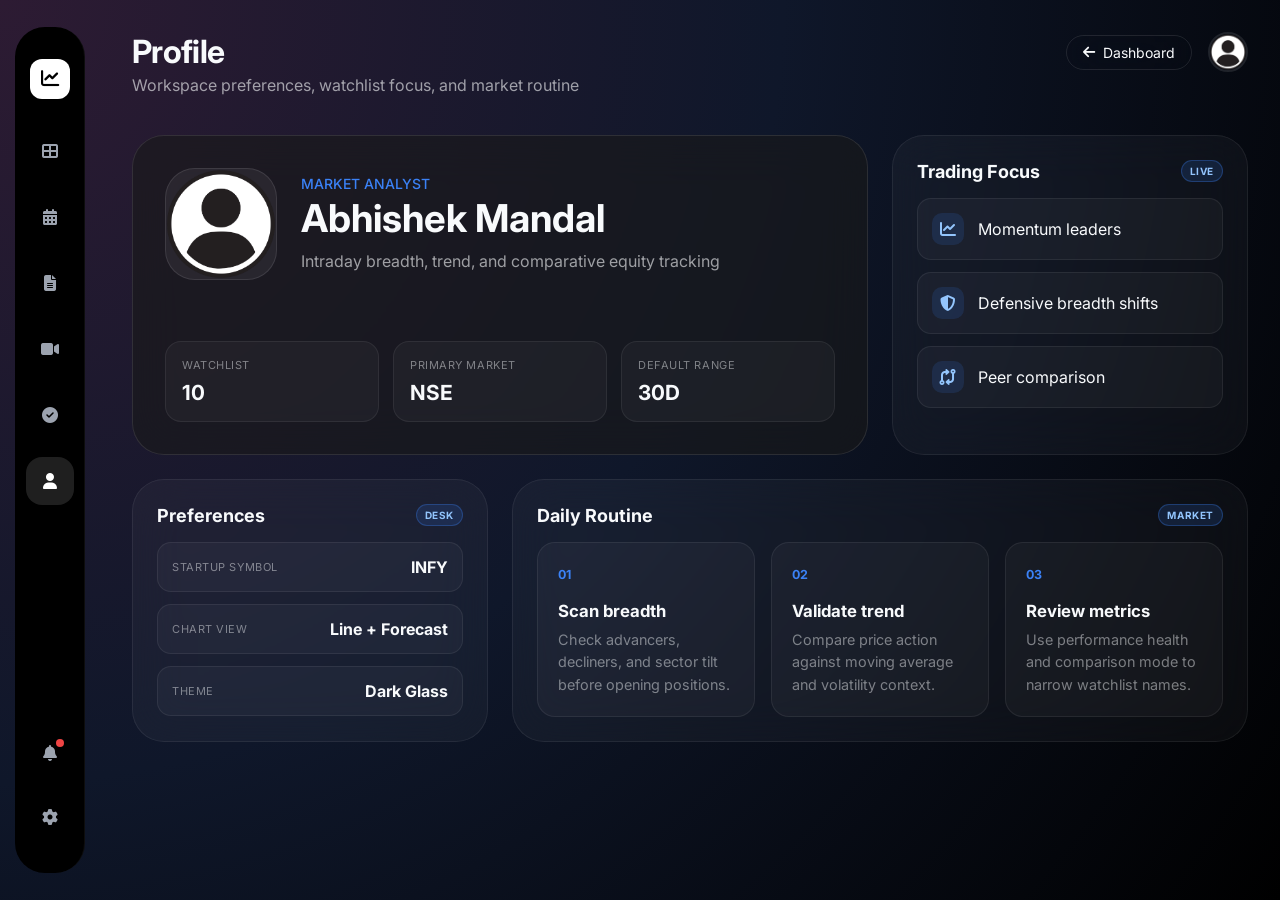
<file: profile.html>
<!DOCTYPE html>
<html lang="en">
<head>
    <meta charset="UTF-8">
    <meta name="viewport" content="width=device-width, initial-scale=1.0">
    <title>Profile | Stock Intelligence Dashboard</title>
    <link rel="stylesheet" href="https://cdnjs.cloudflare.com/ajax/libs/font-awesome/6.4.0/css/all.min.css">
    <link rel="stylesheet" href="style.css">
</head>
<body>
    <div class="grid-layout">
        <aside class="sidebar">
            <a href="/" class="logo-box" aria-label="Landing page"><i class="fas fa-chart-line"></i></a>
            <div class="nav-icon prototype-nav"><i class="fas fa-th-large"></i></div>
            <div class="nav-icon prototype-nav"><i class="fas fa-calendar-alt"></i></div>
            <div class="nav-icon prototype-nav"><i class="fas fa-file-alt"></i></div>
            <div class="nav-icon prototype-nav"><i class="fas fa-video"></i></div>
            <div class="nav-icon prototype-nav"><i class="fas fa-check-circle"></i></div>
            <a href="profile.html" class="nav-icon active"><i class="fas fa-user"></i></a>

            <div class="sidebar-bottom">
                <div class="nav-icon has-dot prototype-nav">
                    <i class="fas fa-bell"></i>
                    <span class="notification-dot"></span>
                </div>
                <div class="nav-icon prototype-nav"><i class="fas fa-cog"></i></div>
            </div>
        </aside>

        <main class="main-content">
            <header class="header">
                <div>
                    <h1 class="page-title">Profile</h1>
                    <p class="page-subtitle">Workspace preferences, watchlist focus, and market routine</p>
                </div>
                <div class="header-actions">
                    <a href="/" class="glass action-btn profile-back-btn">
                        <i class="fas fa-arrow-left"></i>
                        Dashboard
                    </a>
                    <a href="profile.html" class="profile-avatar" aria-label="Profile">
                        <img src="media/vecteezy_user-icon-on-transparent-background_19879186.png" alt="Profile">
                    </a>
                </div>
            </header>

            <section class="profile-grid">
                <div class="glass profile-hero-card">
                    <div class="profile-hero-top">
                        <div class="profile-photo-large">
                            <img src="media/vecteezy_user-icon-on-transparent-background_19879186.png" alt="Profile">
                        </div>
                        <div>
                            <span class="sector-label">Market Analyst</span>
                            <h2 class="profile-name">Abhishek Mandal</h2>
                            <p class="profile-role">Intraday breadth, trend, and comparative equity tracking</p>
                        </div>
                    </div>
                    <div class="profile-quick-stats">
                        <div>
                            <span>Watchlist</span>
                            <strong>10</strong>
                        </div>
                        <div>
                            <span>Primary Market</span>
                            <strong>NSE</strong>
                        </div>
                        <div>
                            <span>Default Range</span>
                            <strong>30D</strong>
                        </div>
                    </div>
                </div>

                <div class="glass profile-card profile-preferences-card">
                    <div class="section-head compact">
                        <h3>Trading Focus</h3>
                        <span class="section-badge">Live</span>
                    </div>
                    <div class="profile-focus-list">
                        <div>
                            <i class="fas fa-chart-line"></i>
                            <span>Momentum leaders</span>
                        </div>
                        <div>
                            <i class="fas fa-shield-halved"></i>
                            <span>Defensive breadth shifts</span>
                        </div>
                        <div>
                            <i class="fas fa-code-compare"></i>
                            <span>Peer comparison</span>
                        </div>
                    </div>
                </div>

                <div class="glass profile-card profile-preference-card">
                    <div class="section-head compact">
                        <h3>Preferences</h3>
                        <span class="section-badge">Desk</span>
                    </div>
                    <div class="preference-list">
                        <div>
                            <span>Startup Symbol</span>
                            <strong>INFY</strong>
                        </div>
                        <div>
                            <span>Chart View</span>
                            <strong>Line + Forecast</strong>
                        </div>
                        <div>
                            <span>Theme</span>
                            <strong>Dark Glass</strong>
                        </div>
                    </div>
                </div>

                <div class="glass profile-card profile-routine-card">
                    <div class="section-head compact">
                        <h3>Daily Routine</h3>
                        <span class="section-badge">Market</span>
                    </div>
                    <div class="routine-grid">
                        <div>
                            <span class="routine-step">01</span>
                            <strong>Scan breadth</strong>
                            <p>Check advancers, decliners, and sector tilt before opening positions.</p>
                        </div>
                        <div>
                            <span class="routine-step">02</span>
                            <strong>Validate trend</strong>
                            <p>Compare price action against moving average and volatility context.</p>
                        </div>
                        <div>
                            <span class="routine-step">03</span>
                            <strong>Review metrics</strong>
                            <p>Use performance health and comparison mode to narrow watchlist names.</p>
                        </div>
                    </div>
                </div>
            </section>
        </main>
    </div>
    <script src="sidebar.js"></script>
</body>
</html>
</file>
<file: style.css>
@import url('https://fonts.googleapis.com/css2?family=Inter:wght@300;400;500;600;700&display=swap');

:root {
    --glass-bg: rgba(25, 25, 25, 0.6);
    --glass-border: rgba(255, 255, 255, 0.1);
    --primary-card-height: 500px;
    --accent-blue: #3b82f6;
    --accent-green: #10b981;
    --accent-yellow: #f59e0b;
    --accent-violet: #8b5cf6;
    --accent-red: #ef4444;
    --apple-curve: 32px;
    --text-main: #f8fafc;
    --text-muted: rgba(248, 250, 252, 0.6);
    --text-soft: rgba(248, 250, 252, 0.45);
}

* {
    box-sizing: border-box;
}

body {
    font-family: 'Inter', sans-serif;
    background: radial-gradient(circle at top left, #2d1b33, #0f172a, #000000);
    background-attachment: fixed;
    color: var(--text-main);
    min-height: 100vh;
    overflow-x: hidden;
    margin: 0;
}

.glass {
    background: var(--glass-bg);
    backdrop-filter: blur(24px);
    -webkit-backdrop-filter: blur(24px);
    border: 1px solid var(--glass-border);
    border-radius: var(--apple-curve);
}

.stock-card {
    transition: transform 0.2s ease, background 0.2s ease;
}

.stock-card:hover {
    background: rgba(255, 255, 255, 0.05);
    transform: translateY(-2px);
}

/* Custom Scrollbar */
::-webkit-scrollbar {
    width: 6px;
}
::-webkit-scrollbar-track {
    background: transparent;
}
::-webkit-scrollbar-thumb {
    background: rgba(255, 255, 255, 0.1);
    border-radius: 10px;
}
::-webkit-scrollbar-thumb:hover {
    background: rgba(255, 255, 255, 0.2);
}

.grid-layout {
    display: grid;
    grid-template-columns: 100px 1fr;
    height: 100vh;
}

.sidebar {
    height: 94vh;
    width: 70%;
    margin: auto;
    background: #000;
    border-right: 1px solid rgba(255, 255, 255, 0.05);
    padding: 32px 0;
    border-radius: 30px;
    display: flex;
    flex-direction: column;
    align-items: center;
    gap: 18px;
    z-index: 50;
}

.logo-box {
    width: 40px;
    height: 40px;
    margin-bottom: 10px;
    border-radius: 12px;
    background: #fff;
    color: #000;
    display: grid;
    place-items: center;
    font-size: 1.15rem;
    text-decoration: none;
}

.nav-icon{
    width: 48px;
    height: 48px;
    border-radius: 16px;
    display: grid;
    place-items: center;
    color: #9ca3af;
    cursor: pointer;
    position: relative;
    transition: all 0.3s ease;
    text-decoration: none;
}

.nav-icon:active::after{
    width: 40px;
    height: 40px;
    margin-bottom: 10px;
    border-radius: 12px;
    background: #fff;
    color: #000;
    display: grid;
    place-items: center;
    font-size: 1.15rem;
}

.nav-icon:hover
 {
    background: rgba(255, 255, 255, 0.1);
    color: #fff;
}

.nav-icon.active {
    background: rgba(255, 255, 255, 0.12);
    color: #fff;
}

.sidebar-bottom {
    margin-top: auto;
    display: flex;
    flex-direction: column;
    gap: 16px;
}

.notification-dot {
    position: absolute;
    top: 10px;
    right: 10px;
    width: 8px;
    height: 8px;
    border-radius: 50%;
    background: var(--accent-red);
}

.main-content {
    width: 100%;
    overflow-y: auto;
    padding: 32px;
}

.header {
    margin-bottom: 40px;
    display: flex;
    align-items: flex-start;
    justify-content: space-between;
    gap: 16px;
    flex-wrap: wrap;
}

.page-title {
    margin: 0;
    font-size: 2rem;
    font-weight: 700;
    letter-spacing: -0.02em;
}

.page-subtitle {
    margin: 4px 0 0;
    color: var(--text-muted);
}

.header-actions {
    display: flex;
    align-items: center;
    gap: 16px;
}

.search-box {
    display: flex;
    align-items: center;
    gap: 8px;
    padding: 10px 16px;
    border-color: rgba(255, 255, 255, 0.05);
}

.search-box i {
    color: var(--text-soft);
}

.search-input {
    width: 160px;
    background: transparent;
    border: 0;
    color: var(--text-main);
    font-size: 0.875rem;
    outline: none;
}

.profile-avatar {
    width: 40px;
    height: 40px;
    border-radius: 50%;
    overflow: hidden;
    border: 2px solid rgba(255, 255, 255, 0.1);
    cursor: pointer;
    display: block;
    flex: 0 0 40px;
}

.profile-avatar img {
    width: 100%;
    height: 100%;
    object-fit: cover;
}

.profile-grid {
    display: grid;
    grid-template-columns: repeat(12, minmax(0, 1fr));
    gap: 24px;
    align-items: stretch;
}

.profile-hero-card {
    grid-column: span 8;
    min-height: 320px;
    padding: 32px;
    display: flex;
    flex-direction: column;
    justify-content: space-between;
    overflow: hidden;
}

.profile-hero-top {
    display: flex;
    align-items: center;
    gap: 24px;
}

.profile-photo-large {
    width: 112px;
    height: 112px;
    flex: 0 0 112px;
    border-radius: 30px;
    overflow: hidden;
    background: rgba(255, 255, 255, 0.06);
    border: 1px solid rgba(255, 255, 255, 0.1);
}

.profile-photo-large img {
    width: 100%;
    height: 100%;
    object-fit: cover;
}

.profile-name {
    margin: 6px 0 0;
    font-size: 2.4rem;
    line-height: 1;
}

.profile-role {
    max-width: 520px;
    margin: 12px 0 0;
    color: var(--text-muted);
    line-height: 1.6;
}

.profile-quick-stats {
    display: grid;
    grid-template-columns: repeat(3, minmax(0, 1fr));
    gap: 14px;
}

.profile-quick-stats div,
.profile-card,
.routine-grid div {
    background: rgba(255, 255, 255, 0.035);
    border: 1px solid rgba(255, 255, 255, 0.07);
}

.profile-quick-stats div {
    border-radius: 16px;
    padding: 16px;
}

.profile-quick-stats span,
.preference-list span,
.routine-grid p {
    color: var(--text-soft);
}

.profile-quick-stats span,
.preference-list span {
    display: block;
    font-size: 11px;
    text-transform: uppercase;
    letter-spacing: 0.05em;
}

.profile-quick-stats strong {
    display: block;
    margin-top: 8px;
    font-size: 1.3rem;
}

.profile-card {
    grid-column: span 4;
    padding: 24px;
}

.profile-wide-card {
    grid-column: span 12;
}

.profile-preference-card {
    grid-column: span 4;
}

.profile-routine-card {
    grid-column: span 8;
}

.profile-focus-list,
.preference-list {
    display: flex;
    flex-direction: column;
    gap: 12px;
}

.profile-focus-list div,
.preference-list div {
    display: flex;
    align-items: center;
    justify-content: space-between;
    gap: 14px;
    padding: 14px;
    border-radius: 14px;
    background: rgba(255, 255, 255, 0.035);
    border: 1px solid rgba(255, 255, 255, 0.07);
}

.profile-focus-list div {
    justify-content: flex-start;
}

.profile-focus-list i {
    width: 32px;
    height: 32px;
    display: grid;
    place-items: center;
    border-radius: 10px;
    color: #93c5fd;
    background: rgba(59, 130, 246, 0.14);
}

.preference-list strong {
    color: var(--text-main);
    text-align: right;
}

.profile-back-btn {
    display: inline-flex;
    align-items: center;
    gap: 8px;
    text-decoration: none;
}

.routine-grid {
    display: grid;
    grid-template-columns: repeat(3, minmax(0, 1fr));
    gap: 16px;
}

.routine-grid div {
    border-radius: 18px;
    padding: 20px;
}

.routine-step {
    color: var(--accent-blue);
    font-size: 0.78rem;
    font-weight: 700;
}

.routine-grid strong {
    display: block;
    margin-top: 18px;
    font-size: 1.05rem;
}

.routine-grid p {
    margin: 8px 0 0;
    line-height: 1.55;
    font-size: 0.9rem;
}

.dashboard-grid {
    display: grid;
    grid-template-columns: repeat(12, minmax(0, 1fr));
    gap: 24px;
    align-items: stretch;
}

.left-column {
    grid-column: span 3;
    align-self: stretch;
    display: flex;
    flex-direction: column;
    gap: 24px;
}

.right-column {
    grid-column: span 9;
    display: flex;
    flex-direction: column;
    gap: 24px;
}

.list-card {
    padding: 24px;
    display: flex;
    flex-direction: column;
    height: var(--primary-card-height);
}

.list-card.expanded {
    height: auto;
}

.section-head {
    margin-bottom: 20px;
    display: flex;
    justify-content: space-between;
    align-items: center;
}

.section-head h3 {
    margin: 0;
    font-size: 1.125rem;
}

.section-head.compact {
    margin-bottom: 16px;
}

.section-badge {
    font-size: 10px;
    font-weight: 700;
    letter-spacing: 0.06em;
    color: #93c5fd;
    background: rgba(59, 130, 246, 0.15);
    border: 1px solid rgba(59, 130, 246, 0.3);
    border-radius: 999px;
    padding: 4px 8px;
    text-transform: uppercase;
}

.section-link {
    font-size: 0.75rem;
    color: var(--accent-blue);
    cursor: pointer;
}

.company-list {
    flex: 1;
    min-height: 0;
    overflow-y: auto;
    padding-right: 8px;
    display: flex;
    flex-direction: column;
    gap: 12px;
}

.list-card.expanded .company-list {
    overflow-y: visible;
}

.market-breadth-card {
    padding: 20px;
    flex: 1;
}

.breadth-grid {
    display: grid;
    grid-template-columns: repeat(2, minmax(0, 1fr));
    gap: 12px;
}

.breadth-item {
    background: rgba(255, 255, 255, 0.03);
    border: 1px solid rgba(255, 255, 255, 0.06);
    border-radius: 14px;
    padding: 12px;
}

.breadth-label {
    margin: 0 0 6px;
    font-size: 11px;
    color: var(--text-muted);
    text-transform: uppercase;
    letter-spacing: 0.04em;
}

.breadth-value {
    margin: 0;
    font-size: 1.05rem;
    font-weight: 700;
    color: var(--text-main);
}

.breadth-value.positive {
    color: #34d399;
}

.breadth-value.negative {
    color: #f87171;
}

.breadth-meter {
    margin-top: 14px;
    height: 8px;
    width: 100%;
    background: rgba(255, 255, 255, 0.08);
    border-radius: 999px;
    overflow: hidden;
}

.breadth-meter-fill {
    height: 100%;
    width: 50%;
    border-radius: inherit;
    background: linear-gradient(90deg, #ef4444 0%, #f59e0b 50%, #10b981 100%);
    transition: width 0.3s ease;
}

.breadth-note {
    margin: 10px 0 0;
    font-size: 11px;
    color: var(--text-soft);
}

.chart-card {
    min-height: var(--primary-card-height);
    padding: 32px;
    position: relative;
    overflow: hidden;
}

.chart-head {
    margin-bottom: 32px;
    display: flex;
    justify-content: space-between;
    align-items: flex-start;
    gap: 16px;
    flex-wrap: wrap;
    position: relative;
    z-index: 2;
}

.sector-label {
    display: inline-block;
    text-transform: uppercase;
    font-size: 0.875rem;
    font-weight: 500;
    color: var(--accent-blue);
}

.symbol-title {
    margin: 4px 0 0;
    font-size: 2.5rem;
    font-weight: 700;
}

.price-row {
    margin-top: 8px;
    display: flex;
    align-items: center;
    gap: 12px;
}

.current-price {
    font-size: 1.5rem;
    font-weight: 600;
}

.change-pill {
    display: inline-block;
    padding: 2px 8px;
    border-radius: 999px;
    font-size: 0.875rem;
}

.change-pill.positive {
    background: rgba(16, 185, 129, 0.2);
    color: #34d399;
}

.change-pill.negative {
    background: rgba(239, 68, 68, 0.2);
    color: #f87171;
}

.chart-actions {
    display: flex;
    gap: 8px;
    flex-wrap: wrap;
}

.action-btn {
    border: 1px solid rgba(255, 255, 255, 0.1);
    color: var(--text-main);
    padding: 8px 16px;
    font-size: 0.875rem;
    cursor: pointer;
    background: transparent;
}

.action-btn:hover,
.action-btn.active {
    background: rgba(255, 255, 255, 0.1);
}

.predict-btn {
    border-color: rgba(59, 130, 246, 0.5);
    color: var(--accent-blue);
}

.chart-wrap {
    height: 350px;
    width: 100%;
}

.stats-grid {
    display: grid;
    grid-template-columns: repeat(4, minmax(0, 1fr));
    gap: 24px;
}

.stat-card {
    padding: 24px;
}

.stat-label {
    margin: 0 0 8px;
    color: var(--text-muted);
    font-size: 0.875rem;
}

.stat-value {
    margin: 0;
    font-size: 1.5rem;
    font-weight: 700;
}

.meter {
    margin-top: 16px;
    width: 100%;
    height: 6px;
    border-radius: 999px;
    overflow: hidden;
    background: rgba(255, 255, 255, 0.05);
}

.meter-fill {
    height: 100%;
}

.fill-blue {
    background: var(--accent-blue);
}

.fill-violet {
    background: var(--accent-violet);
}

.meter-75 {
    width: 75%;
}

.meter-25 {
    width: 25%;
}

.stat-note {
    margin-top: 8px;
    color: var(--text-soft);
    font-size: 10px;
}

.positive-note {
    color: #34d399;
}

.compare-panel {
    padding: 24px;
    animation: panelIn 0.35s ease;
}

.compare-head {
    margin-bottom: 16px;
    display: flex;
    justify-content: space-between;
    align-items: center;
}

.compare-head h3 {
    margin: 0;
}

.icon-btn {
    border: 0;
    background: transparent;
    color: var(--text-muted);
    cursor: pointer;
}

.icon-btn:hover {
    color: var(--text-main);
}

.compare-row {
    display: flex;
    align-items: center;
    gap: 16px;
    flex-wrap: wrap;
}

.compare-select {
    background: rgba(255, 255, 255, 0.05);
    border: 1px solid rgba(255, 255, 255, 0.1);
    border-radius: 12px;
    color: var(--text-main);
    padding: 10px 16px;
    outline: none;
}

.vs-label {
    color: var(--text-soft);
}

.current-comp-symbol {
    font-weight: 700;
    color: var(--accent-blue);
}

.metrics-card {
    padding: 24px;
    overflow: hidden;
}

.metrics-title {
    margin: 0 0 24px;
}

.table-wrap {
    overflow-x: auto;
}

.metrics-table {
    width: 100%;
    border-collapse: collapse;
    text-align: left;
}

.metrics-table th {
    color: var(--text-muted);
    font-size: 0.875rem;
    font-weight: 500;
    padding-bottom: 16px;
    border-bottom: 1px solid rgba(255, 255, 255, 0.05);
}

.metrics-table td {
    padding: 16px 0;
    border-bottom: 1px solid rgba(255, 255, 255, 0.05);
}

.metrics-table tbody tr:last-child td {
    border-bottom: 0;
}

.center {
    text-align: center;
}

.right {
    text-align: right;
}

.strong {
    font-weight: 600;
}

.status-pill {
    display: inline-block;
    padding: 4px 8px;
    border-radius: 8px;
    font-size: 10px;
    font-weight: 700;
    text-transform: uppercase;
    letter-spacing: 0.05em;
}

.status-pill.stable {
    color: #34d399;
    background: rgba(16, 185, 129, 0.2);
}

.status-pill.fair {
    color: #fbbf24;
    background: rgba(245, 158, 11, 0.2);
}

.status-pill.high {
    color: #60a5fa;
    background: rgba(59, 130, 246, 0.2);
}

.trend-positive {
    color: var(--accent-green);
}

.trend-negative {
    color: var(--accent-red);
}

.trend-neutral {
    color: var(--text-soft);
}

.hidden {
    display: none;
}

.stock-card {
    padding: 16px;
    border: 1px solid rgba(255, 255, 255, 0.05);
    cursor: pointer;
    display: flex;
    justify-content: space-between;
    align-items: center;
}

.stock-card.selected {
    background: rgba(255, 255, 255, 0.1);
}

.stock-left {
    display: flex;
    align-items: center;
    gap: 12px;
}

.stock-avatar {
    width: 32px;
    height: 32px;
    border-radius: 8px;
    background: rgba(255, 255, 255, 0.05);
    display: grid;
    place-items: center;
    font-size: 0.75rem;
    font-weight: 700;
}

.stock-symbol {
    font-size: 0.875rem;
    font-weight: 700;
}

.stock-sector {
    font-size: 10px;
    color: var(--text-soft);
    text-transform: uppercase;
}

.stock-right {
    text-align: right;
}

.stock-price {
    font-size: 0.875rem;
    font-weight: 600;
}

.stock-change {
    font-size: 10px;
}

.stock-change.positive {
    color: #34d399;
}

.stock-change.negative {
    color: #f87171;
}

@keyframes panelIn {
    from {
        transform: translateY(12px);
        opacity: 0;
    }
    to {
        transform: translateY(0);
        opacity: 1;
    }
}

@media (max-width: 1024px) {
    .grid-layout {
        grid-template-columns: 1fr;
    }
    .sidebar {
        display: none;
    }
    .main-content {
        padding: 20px;
    }
    .left-column,
    .right-column {
        grid-column: span 12;
    }
    .left-column {
        display: block;
    }
    .dashboard-grid {
        align-items: start;
    }
    .market-breadth-card {
        margin-top: 24px;
        flex: none;
    }
    .list-card,
    .list-card.expanded {
        height: auto;
    }
    .company-list,
    .list-card.expanded .company-list {
        overflow-y: visible;
    }
    .stats-grid {
        grid-template-columns: repeat(2, minmax(0, 1fr));
    }
    .chart-card {
        padding: 24px;
    }
    .profile-hero-card,
    .profile-card,
    .profile-preference-card,
    .profile-routine-card {
        grid-column: span 12;
    }
    .routine-grid {
        grid-template-columns: 1fr;
    }
    .symbol-title {
        font-size: 2rem;
    }
}

@media (max-width: 640px) {
    .header-actions {
        width: 100%;
        justify-content: space-between;
    }
    .search-box {
        flex: 1;
        min-width: 0;
    }
    .search-input {
        width: 100%;
    }
    .stats-grid {
        grid-template-columns: 1fr;
    }
    .chart-wrap {
        height: 300px;
    }
}
</file>
